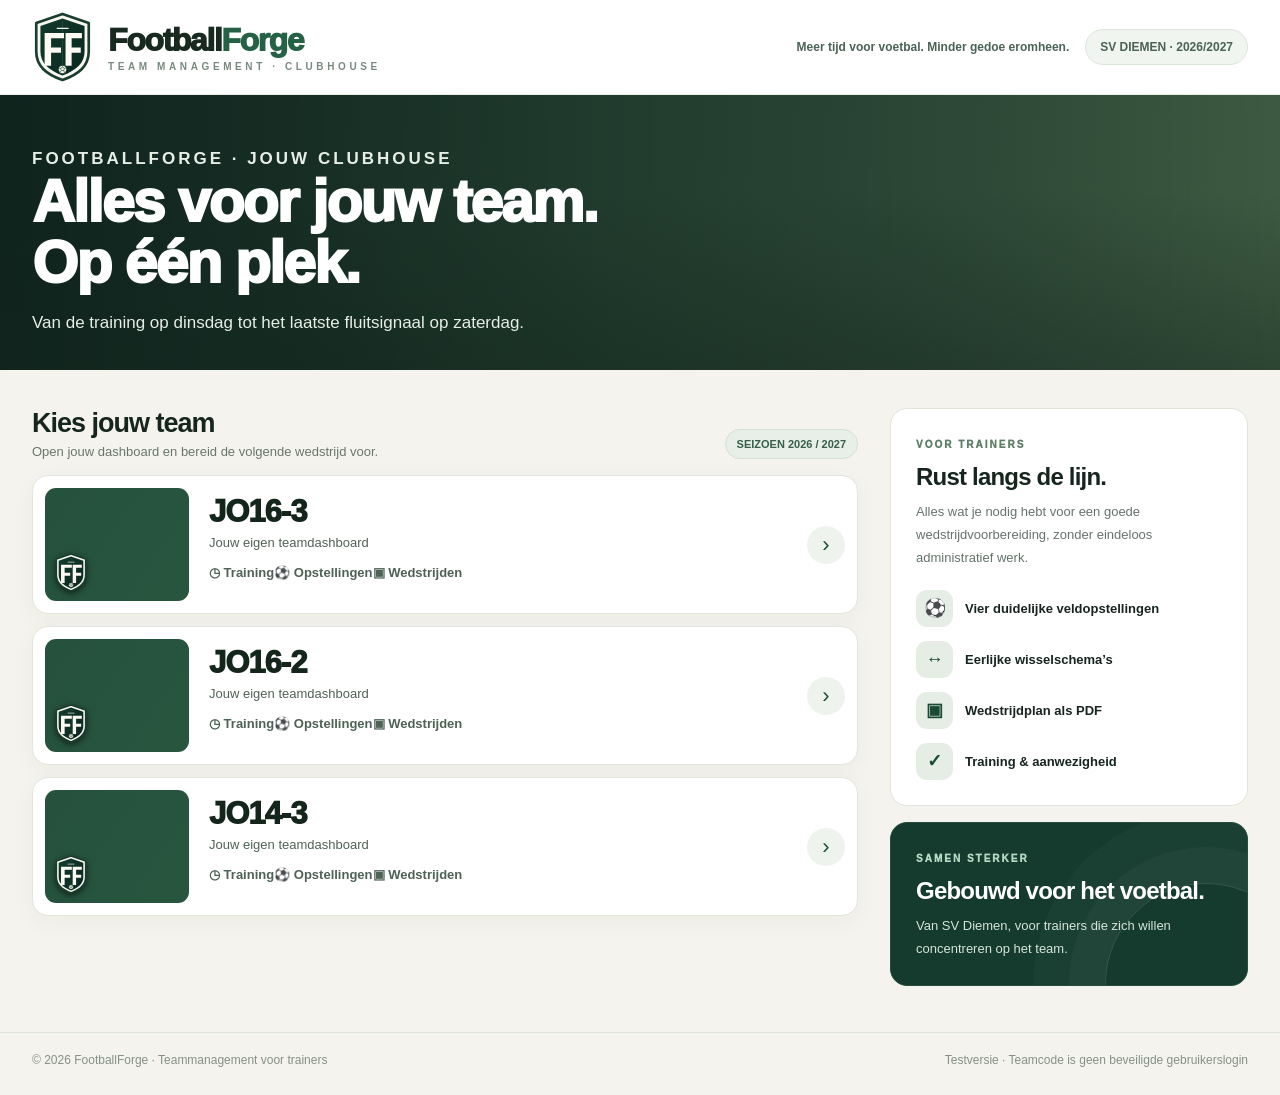
<file: index.html>
<!doctype html>
<html lang="nl"><head>
<meta charset="utf-8"><meta name="viewport" content="width=device-width,initial-scale=1">
<meta name="theme-color" content="#143b2d">
<meta name="description" content="FootballForge: teammanagement voor trainers. Kies jouw SV Diemen-team.">
<title>FootballForge · Clubhouse</title>
<link rel="icon" type="image/svg+xml" href="./footballforge-mark.svg">
<style>
:root{--ink:#17251f;--forest:#133c2d;--forest2:#0c281f;--cream:#f5f3ed;--white:#fff;--muted:#69766e;--border:#e1e4db;--green:#2f7650;font-family:Inter,ui-sans-serif,-apple-system,BlinkMacSystemFont,"Segoe UI",sans-serif;color:var(--ink);background:var(--cream);color-scheme:light}
*{box-sizing:border-box}body{margin:0;min-height:100vh;background:var(--cream)}
button,input{font:inherit}button{cursor:pointer}a{color:inherit;text-decoration:none}
button:focus-visible,a:focus-visible,input:focus-visible{outline:3px solid #3f9166;outline-offset:3px}
.container{max-width:1350px;margin:auto;padding:0 32px}
.top{background:#fff;border-bottom:1px solid #ecece6}
.top .container{display:flex;justify-content:space-between;align-items:center;gap:20px;min-height:94px}
.brand{display:flex;align-items:center;gap:15px}.mark{width:61px;height:70px;display:block}
.brand-name{font-size:clamp(23px,2.6vw,32px);font-weight:950;letter-spacing:-1.4px;color:#18291f}
.brand-name span{color:#246145}.brand-overline{font-size:10px;letter-spacing:3.6px;font-weight:900;color:#788a80;margin-top:2px}
.topmeta{display:flex;align-items:center;gap:16px;color:#4b6356;font-size:12px;font-weight:750}.season{background:#f1f5ef;border:1px solid #dbe6db;border-radius:999px;padding:10px 14px}
.hero{height:275px;position:relative;overflow:hidden;background:linear-gradient(95deg,#112f23,#43634a);color:white}
.hero:before{content:"";position:absolute;inset:0;background:linear-gradient(90deg,#0a241de8 0%,#163728a3 48%,#25391a31 100%),url("https://images.unsplash.com/photo-1522778119026-d647f0596c20?auto=format&fit=crop&w=1600&q=80") center 42%/cover;filter:saturate(.72)}
.hero:after{content:"";position:absolute;inset:0;background:linear-gradient(0deg,#12251c66,transparent 65%);pointer-events:none}
.hero .container{height:100%;display:flex;flex-direction:column;align-items:flex-start;justify-content:center;position:relative;z-index:1}
.eyebrow{font-size:11px;letter-spacing:3px;font-weight:900;text-transform:uppercase;color:#d0e7d6;margin:0 0 15px}.hero h1{font-size:clamp(36px,4.8vw,59px);font-weight:950;letter-spacing:-2px;line-height:1.02;max-width:780px;margin:0}
.hero p{font-size:17px;color:#e6eee7;line-height:1.55;margin:17px 0 0;max-width:590px}
.content{padding-top:38px;padding-bottom:46px}
.layout{display:grid;grid-template-columns:minmax(0,1.5fr) minmax(265px,.65fr);gap:32px;align-items:start}
.heading{display:flex;align-items:end;justify-content:space-between;gap:10px;margin-bottom:16px}.heading h2{font-size:27px;letter-spacing:-1px;margin:0 0 5px}.heading p{font-size:13px;color:var(--muted);margin:0}
.hint{font-size:11px;font-weight:800;background:#e8eee8;color:#366047;border:1px solid #d6e0d4;padding:8px 11px;border-radius:100px;white-space:nowrap}
.teams{display:grid;gap:12px}
.team{width:100%;background:#fff;border:1px solid #e1e6dc;box-shadow:0 6px 23px #1d33250a;border-radius:16px;padding:12px;display:flex;align-items:center;gap:20px;text-align:left;transition:transform .17s,border-color .17s,box-shadow .17s;color:#14251c}
.team:hover{transform:translateY(-3px);border-color:#6b9c80;box-shadow:0 16px 32px #193c2920}
.team-photo{width:144px;height:113px;border-radius:11px;background-color:#2f5d47;background-image:linear-gradient(125deg,#0b332244,#19452a55),url("https://images.unsplash.com/photo-1574629810360-7efbbe195018?auto=format&fit=crop&w=600&q=80");background-position:center;background-size:cover;flex:none;display:grid;place-items:end start;overflow:hidden;padding:9px}
.team-photo .photo-mark{width:34px;height:40px;background:url("./footballforge-mark.svg") center/contain no-repeat;filter:drop-shadow(0 2px 3px #0009)}
.team:nth-child(2) .team-photo{background-image:linear-gradient(125deg,#0b332244,#19452a55),url("https://images.unsplash.com/photo-1522778119026-d647f0596c20?auto=format&fit=crop&w=600&q=80")}
.team:nth-child(3) .team-photo{background-image:linear-gradient(125deg,#0b332244,#19452a55),url("https://images.unsplash.com/photo-1579952363873-27f3bade9f55?auto=format&fit=crop&w=600&q=80")}
.team-body{flex:1;min-width:0}.team-body strong{font-size:clamp(22px,2.6vw,31px);letter-spacing:-1px;font-weight:950;display:block}
.team-body>span{font-size:13px;color:#4f6256;display:block;margin:5px 0 15px}
.team-meta{font-size:11px;font-weight:650;color:#63776b;display:flex;gap:13px;flex-wrap:wrap}
.team-arrow{height:38px;width:38px;border-radius:50%;background:#eef4ed;display:grid;place-items:center;font-size:22px;color:#1d5036;flex:none}
.side{display:grid;gap:16px}.side-card{border-radius:17px;background:white;border:1px solid var(--border);padding:25px}
.side-label{font-size:10px;color:#5d7f66;text-transform:uppercase;letter-spacing:2px;font-weight:950}
.side-card h3{font-size:24px;letter-spacing:-.8px;line-height:1.18;margin:11px 0 10px}.side-card p{font-size:13px;color:#64746b;line-height:1.75;margin:0}
.features{display:grid;gap:14px;margin-top:20px}.feature{display:flex;align-items:center;gap:12px;font-size:13px;font-weight:800}
.feature span{width:37px;height:37px;border-radius:11px;background:#e5ede4;color:#194b33;display:grid;place-items:center;font-size:18px}
.side-card.dark{background:#143b2d;color:white;border-color:#244e3b;overflow:hidden;position:relative}
.side-card.dark:after{content:"";position:absolute;right:-60px;bottom:-100px;border:1px solid #ffffff22;border-radius:50%;height:200px;width:200px;box-shadow:0 0 0 36px #ffffff08,0 0 0 72px #ffffff07;pointer-events:none}
.side-card.dark p{color:#d5e5d9}.side-card.dark .side-label{color:#b6d9c3}
.footer{border-top:1px solid #dfe4db;padding:20px 0 28px;color:#849088;font-size:12px}.footer .container{display:flex;justify-content:space-between;gap:12px}
.overlay{display:none;position:fixed;inset:0;z-index:100;align-items:center;justify-content:center;padding:18px;background:#081a13b8;backdrop-filter:blur(8px)}.overlay.open{display:flex}
.modal{position:relative;background:#fff;border-radius:22px;padding:36px;max-width:410px;width:100%;box-shadow:0 30px 100px #071b13a8;text-align:center}
.modal .mark{margin:0 auto 15px;width:59px;height:72px}.modal h2{font-size:27px;letter-spacing:-1px;margin:0 0 9px}.modal p{font-size:13px;color:#65766b;line-height:1.6;margin:0 0 22px}
.close{border:0;position:absolute;right:15px;top:12px;background:#f1f3ed;color:#3b5042;border-radius:9px;font-size:25px;width:36px;height:36px}
.modal label{text-align:left;display:block;font-size:11px;font-weight:900;color:#47634e;letter-spacing:1px;margin-bottom:9px}
.pin{display:block;width:100%;height:63px;border-radius:12px;background:#f8f9f4;color:#1b3626;border:1px solid #cedbcf;font-size:29px;font-weight:950;letter-spacing:15px;text-align:center;padding-left:15px}
.error{min-height:27px;color:#a52c35;font-weight:700;font-size:12px;padding:7px 0}
.unlock{display:block;background:#174b36;color:#fff;border:0;border-radius:11px;width:100%;padding:16px;font-weight:900}
.note{margin-top:14px;font-size:11px;color:#87958a}
@media(max-width:980px){.layout{grid-template-columns:1fr}.side{grid-template-columns:1fr 1fr}.topmeta{display:none}}
@media(max-width:630px){.container{padding:0 16px}.top .container{min-height:77px}.mark{width:47px;height:56px}.brand-name{font-size:24px}.brand-overline{font-size:8px;letter-spacing:2px}.hero{height:235px}.hero h1{font-size:37px}.hero p{font-size:14px}.content{padding-top:26px}.heading{align-items:flex-start;flex-direction:column}.heading h2{font-size:25px}.team{gap:12px;padding:9px}.team-photo{width:89px;height:116px}.team-body strong{font-size:24px}.team-body>span{font-size:11px;margin:4px 0 9px}.team-meta{gap:5px 12px;font-size:10px}.team-arrow{width:30px;height:30px;font-size:17px}.side{grid-template-columns:1fr}.side-card{padding:20px}.footer .container{flex-direction:column}.modal{padding:26px}}
@media(prefers-reduced-motion:reduce){*,*:before,*:after{transition:none!important}}
</style></head>
<body>
<header class="top"><div class="container">
<a class="brand" href="./index.html" aria-label="FootballForge startpagina"><img class="mark" src="./footballforge-mark.svg" alt=""><span><span class="brand-name">Football<span>Forge</span></span><span class="brand-overline" style="display:block">TEAM MANAGEMENT · CLUBHOUSE</span></span></a>
<div class="topmeta"><span>Meer tijd voor voetbal. Minder gedoe eromheen.</span><span class="season">SV DIEMEN · 2026/2027</span></div>
</div></header>
<section class="hero"><div class="container">
<p class="eyebrow">FOOTBALLFORGE · JOUW CLUBHOUSE</p>
<h1>Alles voor jouw team.<br>Op één plek.</h1>
<p>Van de training op dinsdag tot het laatste fluitsignaal op zaterdag.</p>
</div></section>
<main class="container content"><div class="layout">
<section aria-labelledby="teamChoiceTitle"><div class="heading"><div><h2 id="teamChoiceTitle">Kies jouw team</h2><p>Open jouw dashboard en bereid de volgende wedstrijd voor.</p></div><span class="hint">SEIZOEN 2026 / 2027</span></div>
<div class="teams">
<button type="button" class="team" data-team="jo16-3" aria-label="JO16-3 openen"><span class="team-photo"><span class="photo-mark"></span></span><span class="team-body"><strong>JO16-3</strong><span>Jouw eigen teamdashboard</span><span class="team-meta"><span>◷ Training</span><span>⚽ Opstellingen</span><span>▣ Wedstrijden</span></span></span><span class="team-arrow" aria-hidden="true">›</span></button>
<button type="button" class="team" data-team="jo16-2" aria-label="JO16-2 openen"><span class="team-photo"><span class="photo-mark"></span></span><span class="team-body"><strong>JO16-2</strong><span>Jouw eigen teamdashboard</span><span class="team-meta"><span>◷ Training</span><span>⚽ Opstellingen</span><span>▣ Wedstrijden</span></span></span><span class="team-arrow" aria-hidden="true">›</span></button>
<button type="button" class="team" data-team="jo14-3" aria-label="JO14-3 openen"><span class="team-photo"><span class="photo-mark"></span></span><span class="team-body"><strong>JO14-3</strong><span>Jouw eigen teamdashboard</span><span class="team-meta"><span>◷ Training</span><span>⚽ Opstellingen</span><span>▣ Wedstrijden</span></span></span><span class="team-arrow" aria-hidden="true">›</span></button>
</div></section>
<aside class="side" aria-label="Over FootballForge">
<div class="side-card"><span class="side-label">VOOR TRAINERS</span><h3>Rust langs de lijn.</h3><p>Alles wat je nodig hebt voor een goede wedstrijdvoorbereiding, zonder eindeloos administratief werk.</p>
<div class="features"><div class="feature"><span>⚽</span>Vier duidelijke veldopstellingen</div><div class="feature"><span>↔</span>Eerlijke wisselschema’s</div><div class="feature"><span>▣</span>Wedstrijdplan als PDF</div><div class="feature"><span>✓</span>Training & aanwezigheid</div></div></div>
<div class="side-card dark"><span class="side-label">SAMEN STERKER</span><h3>Gebouwd voor het voetbal.</h3><p>Van SV Diemen, voor trainers die zich willen concentreren op het team.</p></div>
</aside></div></main>
<footer class="footer"><div class="container"><span>© 2026 FootballForge · Teammanagement voor trainers</span><span>Testversie · Teamcode is geen beveiligde gebruikerslogin</span></div></footer>
<div class="overlay" id="pinOverlay" role="presentation"><div class="modal" role="dialog" aria-modal="true" aria-labelledby="pinTitle">
<button class="close" type="button" id="closeModal" aria-label="Sluiten">×</button>
<img class="mark" src="./footballforge-mark.svg" alt="">
<h2 id="pinTitle">Toegang JO16-3</h2><p>Vul de viercijferige teamcode in om het dashboard te openen.</p>
<form id="pinForm"><label for="pinInput">TOEGANGSCODE</label><input class="pin" id="pinInput" type="password" inputmode="numeric" pattern="[0-9]{4}" maxlength="4" autocomplete="off" required aria-describedby="pinError">
<div class="error" id="pinError" role="alert"></div><button type="submit" class="unlock">Open teamdashboard →</button></form>
<div class="note">De toegangscode is voorlopig alleen een eenvoudige toegangsdrempel.</div>
</div></div>
<script>
(function(){
 'use strict';
 const overlay=document.getElementById('pinOverlay'),input=document.getElementById('pinInput'),error=document.getElementById('pinError'),title=document.getElementById('pinTitle');
 const labels={'jo16-3':'JO16-3','jo16-2':'JO16-2','jo14-3':'JO14-3'};
 let chosen=null,previousFocus=null;
 function close(){overlay.classList.remove('open');chosen=null;input.value='';error.textContent='';previousFocus?.focus()}
 function open(id){if(!labels[id])return;previousFocus=document.activeElement;chosen=id;title.textContent='Toegang '+labels[id];error.textContent='';input.value='';overlay.classList.add('open');input.focus();}
 document.querySelectorAll('[data-team]').forEach(b=>b.addEventListener('click',()=>open(b.dataset.team)));
 document.getElementById('closeModal').addEventListener('click',close);
 overlay.addEventListener('click',e=>{if(e.target===overlay)close()});
 document.addEventListener('keydown',e=>{if(e.key==='Escape'&&overlay.classList.contains('open'))close()});
 document.getElementById('pinForm').addEventListener('submit',e=>{
   e.preventDefault();if(!chosen)return;
   const expected=chosen==='jo16-2'?'2222':'1111';
   if(input.value!==expected){error.textContent='Onjuiste code. Probeer opnieuw.';input.value='';input.focus();return}
   sessionStorage.setItem('footballforge-access-'+chosen,expected);
   location.assign('./team.html?team='+encodeURIComponent(chosen));
 });
})();
</script></body></html>
</file>
<file: clubhouse.css>
/* FootballForge Clubhouse 2026. Premium football-first design layered on existing app.
   Existing JS, IDs, forms, engine and database remain untouched. */
:root{
  --ff-bg:#f5f4ee;--ff-paper:#fff;--ff-ink:#1b2820;--ff-muted:#6b7a6e;
  --ff-green:#174631;--ff-dark:#0d3023;--ff-accent:#2d7550;
  --ff-outline:#dfe5db;--ff-sand:#e9eee6;
  --bg:var(--ff-bg);--card:var(--ff-paper);--card2:#f0f4ee;
  --line:var(--ff-outline);--blue:var(--ff-accent);--blue2:#508868;
  --muted:var(--ff-muted);--white:var(--ff-ink);
  color:#1b2820;background:var(--ff-bg);color-scheme:light;
}
body{background:var(--ff-bg)!important;color:var(--ff-ink);min-height:100svh}
body:before{display:none}
button,input,select,textarea{font:inherit}
a{color:#1e6743}
button:focus-visible,input:focus-visible,select:focus-visible,a:focus-visible{outline:3px solid #4b9569;outline-offset:2px}
.shell{max-width:1720px;margin:0 auto;padding:24px 30px 65px 266px;min-height:100vh}
.topbar{min-height:83px;background:#fff;border:1px solid var(--ff-outline);border-radius:17px;margin:0 0 26px;padding:12px 20px;box-shadow:0 4px 17px #1a412308}
.identity{gap:12px}.identity strong{font-size:19px;color:#1e3226;font-weight:950;letter-spacing:-.5px}
.identity small{color:#748479;font-size:10px;letter-spacing:1px}
.identity #teamHeaderTitle{color:#31664b!important;border-left:1px solid #d4e1d5;padding-left:11px;margin-left:8px;font-size:15px}
.brand-mark{height:53px;width:46px;border:0;border-radius:0;background:transparent url('./footballforge-mark.svg') center/contain no-repeat;color:transparent;overflow:hidden;box-shadow:none;text-indent:-9999px;flex:none}
.identity strong>span:first-child{color:#286144!important}
.top-tools{gap:10px}.sync-tag{border:1px solid #d6e6d9;background:#edf5ee;color:#2f6848;font-size:10px;font-weight:850}.live-dot{background:#46a06c;box-shadow:0 0 0 4px #45a16a1a}
.nav{position:fixed;top:0;bottom:0;left:0;width:238px;z-index:50;background:linear-gradient(165deg,#164633,#0b2d22 85%);border:none;border-radius:0;display:flex;flex-direction:column;align-items:stretch;gap:5px;padding:105px 13px 25px;margin:0;overflow-y:auto;overflow-x:hidden;box-shadow:9px 0 30px #0e3e1b12}
.clubhouse-navbrand{display:flex;gap:11px;align-items:center;position:absolute;top:21px;left:16px;right:16px;padding:0 0 18px;border-bottom:1px solid #d9ffeb27;color:#fff;text-decoration:none}
.clubhouse-navbrand img{width:44px;height:52px;object-fit:contain}
.clubhouse-navbrand strong{display:block;color:white;font-size:16px;font-weight:950;letter-spacing:-.7px}
.clubhouse-navbrand small{display:block;color:#b0cdbb;font-size:9px;text-transform:uppercase;letter-spacing:1px;margin-top:3px}
.nav button{flex:0 0 auto;justify-content:flex-start;min-height:46px;padding:12px 15px;background:transparent;border:1px solid transparent;border-radius:10px;color:#c2d9c9;font-size:13px;font-weight:800;box-shadow:none;text-align:left}
.nav button:hover{background:#ffffff17;transform:none;color:#fff}
.nav button.active{background:#337352!important;color:#fff;border-color:#ffffff1e;box-shadow:none}
.nav .ico{height:18px;width:18px}
.clubhouse-navfoot{margin-top:auto;color:#a2c5ac;font-size:10px;line-height:1.7;padding:16px 11px 0;border-top:1px solid #ffffff23}
.pane{display:none}.pane.active{display:block}
.kicker{color:#42795a;letter-spacing:1.5px;font-size:10px}
.heading{margin:3px 0 23px}.heading h1{font-size:clamp(27px,3vw,38px);color:#14281d;letter-spacing:-1.35px;font-weight:950}
.heading p{color:#728077;font-size:13px;margin-top:6px}
.module,.panel{background:#fff!important;border:1px solid var(--ff-outline)!important;border-radius:17px;box-shadow:0 6px 23px #18391d08;color:#1d2c22}
.module h2,.panel h2,.row-title h2,.section-title{color:#1b2d22}
.row-title h2{font-size:17px;font-weight:850;letter-spacing:-.4px}
.muted,.caption,.pitch-hint{color:#6d7c72!important}
.count-pill{background:#edf4eb;border:1px solid #dce8d9;color:#35634a}
.btn{border:1px solid #194d34;background:#164832;color:white;box-shadow:none;font-weight:850;border-radius:10px}
.btn:hover{background:#246544}
.btn.secondary{background:#f0f4ef;color:#245b3e;border:1px solid #d5e1d4}
.btn.secondary:hover{background:#e2ede2}
.btn.danger{background:#fff0ef;color:#9a3940;border-color:#f2c7c8}
.btn.ghost{color:#24553b;border-color:#cddfcf}
.mini-link{color:#326648;font-size:12px}
.dashboard-layout{grid-template-columns:minmax(0,1.48fr) minmax(290px,.87fr);gap:16px}
.match-spotlight{border:0;border-radius:18px;min-height:322px;padding:29px;background:linear-gradient(92deg,#092d22f0 0%,#164433d9 53%,#17463344 100%),url('https://images.unsplash.com/photo-1522778119026-d647f0596c20?auto=format&fit=crop&w=1200&q=80') center/cover;background-color:#153e2d;box-shadow:0 16px 32px #14352322}
.match-spotlight:after{display:none}.spot-top .kicker{color:#cae8d0!important}.match-spotlight .home-away{background:#eaf5e73b;border-color:#d3e8ce4d;color:#fff}
.spot-main{margin:30px 0 22px}.spot-main h2{color:#fff;font-weight:950;font-size:clamp(23px,2.8vw,34px)}.spot-main p,.spot-metadata{color:#e2efe6}
.spot-footer .btn{border-color:#fff;background:#fff;color:#1b4a34}.spot-footer .btn:hover{background:#e2efe3}.spot-footer .btn.secondary{border-color:#ffffff71;color:#fff;background:#123e2b6e}
.grid4{gap:12px}.statcard{background:#fff;border:1px solid var(--ff-outline);color:#1e3024;box-shadow:0 5px 17px #162e1c08;padding:17px;min-height:145px;border-radius:14px}
.stat-label{color:#64796b;font-size:11px}.statcard .ico{color:#326a49}.statcard strong{color:#203527;font-size:31px}.stat-note{color:#849186;font-size:11px}
.dashboard-bottom{grid-template-columns:1.45fr .9fr;gap:15px;margin-top:15px}
.upcoming-row{border-color:#e3e8df}.daybox{background:#e9f1e8;color:#2c6040}.daybox span{color:#5d7c63}.upcoming-row-main strong{color:#25372a}.upcoming-row-main small{color:#748278}
.official-line{border-color:#e3e9e3;color:#354c3d}.official-line strong{color:#263b2c}.circle-icon{background:#e4eee5;color:#306949}.official-rot{color:#688170}
.cloud-status{background:#eaf3e8;border:1px solid #c9dfcc;color:#356649;box-shadow:none}.notice{background:#eeefea;border:1px solid #dee2d9;color:#738075}
.fixture{background:#fafbf8;border-color:#e0e6de}.fixture:hover{background:#eef5ec;border-color:#9dbda5}.fixture.current{background:#e8f3e9;border-color:#72aa86}
.fixture-date b{color:#234d36}.fixture-date small{color:#568369}.fixture-details strong{color:#25352a}.fixture-details small{color:#76837a}
.fixture .home-away{background:#e5efe5;border-color:#d3e4d3;color:#2e6745}
.fields label,.roster-item label{color:#3c654b}
.roster-item{background:#fafbf8;border-color:#e1e8e0}.roster-fields input,.fields input,.fields select,.fields textarea,input[type=date],select,textarea{background:#fcfdf9;color:#24362b;border:1px solid #d4dfd4;border-radius:9px}
.roster-item .avatar,.avatar{background:#e2f0e4;color:#275d3f}
.checkboxline,.checkboxline span{color:#4f6757}.checkboxline input{accent-color:#2b7a4e}
.att-row{border-color:#e4e9e1}.att-day small{color:#577d62}
.segment{background:#f0f2ed;border-color:#d8e3d8}
.segment button{color:#50715a}.segment button.selected{background:#286946;color:white}
.segment button.no.selected{background:#aa5257;color:#fff}
.segment button.unknown.selected{background:#728177;color:#fff}
.save-bar{background:#f8fbf6ec;border-color:#c9dbca;color:#42694d}
.match-summary{background:#eef5ec;border-color:#d5e5d4;color:#24442d}
.match-summary h2{color:#23442e}.match-summary .meta{color:#496d50}
.pitch{background:repeating-linear-gradient(0deg,#266c46 0,#266c46 56px,#2b7650 56px,#2b7650 112px);border-color:#80aa82}
.pitch:before,.pitch:after{border-color:#eefff9ba}
.pitch-player .player-label{background:#142b1fdc;color:white}
.shirt{background:linear-gradient(90deg,#fff 0 33%,#2762ab 33% 66%,#fff 66%);color:#123d6b;text-shadow:0 1px #fff}
.pitch-player .position-label{color:#d1f7d5}
.bench-tags span{background:#eef5ed;border-color:#d4e2d1;color:#38664a}
.time-event:not(:last-child):before{background:#c5d9c5}.time-node{background:#246944;color:#fff}
.time-content{background:#f7faf5;border-color:#dae6d9}.swap{border-color:#e1e9e0;color:#28422e}.swap .out{color:#ac464b}.swap .in{color:#217348}.swap-arrow{color:#6c9478}.pos-tag{color:#52775d}
.officer-card{border-color:#e1e9e1;color:#647868}.officer-card strong{color:#2d4835}
.whatsapp{background:#f8fbf5;border-color:#dae7d6;color:#2f4534}
.history-item{background:#f9fbf8;border-color:#e0e8df}.empty{background:#f7faf5;border-color:#c3d7c6;color:#66816b}
.pane footer,footer{color:#89978b}
.ff-phases-module{padding:22px}.ff-phase-card{background:#fff;border:1px solid #dce5d9;box-shadow:0 6px 22px #1b3e210e}
.ff-phase-number{background:#e1efe2;color:#2b6d4b;border-color:#cce3ce}
.ff-phase-kicker{color:#5b8665}.ff-phase-title h3{color:#233b29}
.ff-phase-minute{color:#306e48;background:#e5f1e5;border-color:#c9dfcd}
.ff-phase-changes{border-top-color:#dfe8dd}.ff-phase-changes-label{color:#5e7865}
.ff-phase-swap{border-bottom-color:#e0e8de}.ff-phase-out{color:#a94249}.ff-phase-in{color:#207248}.ff-phase-arrow{color:#598a64}.ff-phase-pos{background:#eef4ed;border-color:#dbe6d9;color:#4c7658}
.ff-phase-empty{color:#6e8273}
.ff-phase-pitch{background:repeating-linear-gradient(0deg,#1a673e 0,#1a673e 44px,#23774c 44px,#23774c 88px);border-color:#a2c9a4}
.ff-phase-pitch .ff-fresh-player .player-label{outline-color:#c4e6c1;color:white}
.ff-export-actions{gap:10px}.ff-pdf-btn{background:#1e613f!important;color:#fff!important;border-color:#1e613f!important;box-shadow:none}
.ff-pdf-btn:disabled{opacity:.55}.ff-phases-module .row-title{align-items:center}
.match-logos .vs-label{color:#f4fff4}
.toast{background:#173f2c;color:#fff;border-color:#4b8b64;box-shadow:0 14px 40px #0b2d1e42}
@media(max-width:1180px){
 .shell{padding-left:220px;padding-right:20px}
 .nav{width:198px}
 .dashboard-layout{grid-template-columns:1fr}
 .grid4{grid-template-columns:repeat(4,minmax(0,1fr))}
 .statcard{min-height:135px;padding:15px}
 .dashboard-bottom{grid-template-columns:1fr 1fr}
}
@media(max-width:950px){
 .shell{padding:17px 16px 35px;max-width:100%}
 .nav{position:sticky;top:0;left:auto;right:auto;bottom:auto;width:auto;height:auto;z-index:30;flex-direction:row;gap:4px;margin:0 0 20px;padding:7px;border-radius:13px;overflow-x:auto;overflow-y:hidden;background:#163e2d;box-shadow:0 6px 16px #1e3a2633}
 .nav button{flex:1 0 auto;justify-content:center;min-width:max-content;font-size:12px;min-height:42px;padding:10px}
 .clubhouse-navbrand,.clubhouse-navfoot{display:none}
 .topbar{margin:0 0 13px}
 .dashboard-layout{grid-template-columns:1fr 1fr}
 .grid4{grid-template-columns:repeat(2,minmax(0,1fr))}
 .dashboard-bottom{grid-template-columns:1fr 1fr}
}
@media(max-width:650px){
 .shell{padding:10px 10px 40px}
 .topbar{padding:10px 11px;min-height:69px;gap:10px}
 .identity{gap:8px}.identity strong{font-size:15px;line-height:1.1}
 .identity #teamHeaderTitle{display:block;border:0;margin:3px 0 0;padding:0;font-size:12px}
 .identity small{display:none}
 .brand-mark{width:36px;height:43px}
 .top-tools{gap:5px}.top-tools .btn{padding:7px 9px;font-size:11px}.sync-tag{display:none}
 .nav{margin-bottom:17px;padding:5px;gap:2px}
 .nav button{font-size:11px;padding:9px 10px;gap:5px;min-height:39px}
 .nav .ico{width:15px;height:15px}
 .heading{margin-bottom:14px}.heading h1{font-size:27px}
 .dashboard-layout,.dashboard-bottom,.two-col,.roster-grid{grid-template-columns:1fr}
 .match-spotlight{min-height:290px;padding:20px}
 .spot-main{margin:24px 0}.spot-main h2{font-size:24px}
 .grid4{grid-template-columns:repeat(2,minmax(0,1fr));gap:9px}.statcard{min-height:120px;padding:14px}
 .statcard strong{font-size:25px}.stat-label{font-size:10px}
 .module,.panel{padding:15px}
 .fields{grid-template-columns:1fr}
 .row-title{flex-wrap:wrap}
 .ff-phase-grid{grid-template-columns:1fr}
 .ff-phase-card{padding:12px}
 .cloud-status{flex-wrap:wrap}
 .cloud-status .actions{flex-wrap:wrap}
}
@media(prefers-reduced-motion:reduce){.pane.active{animation:none}}

/* Coach shortcuts and one-at-a-time mobile match phases. */
.ff-quick-grid{display:grid;grid-template-columns:repeat(3,minmax(0,1fr));gap:12px;margin-top:16px}
.ff-quick-grid button{border:1px solid #dce5da;background:white;color:#233c2a;border-radius:14px;display:flex;align-items:center;gap:11px;text-align:left;padding:17px;box-shadow:0 5px 17px #193e2009}
.ff-quick-grid button:hover{background:#eef5ed;transform:translateY(-2px)}
.ff-quick-icon{border-radius:11px;background:#e6efe5;color:#20633f;font-weight:950;font-size:21px;width:43px;height:43px;flex:none;display:grid;place-items:center}
.ff-quick-grid button>span:nth-child(2){min-width:0;flex:1}
.ff-quick-grid strong{display:block;font-size:13px;line-height:1.3}
.ff-quick-grid small{display:block;font-size:11px;color:#788779;margin-top:3px}
.ff-quick-arrow{font-size:18px;color:#387a51}
.ff-mobile-phase-tabs{display:none}
@media(max-width:900px){
 .ff-mobile-phase-tabs{display:grid;grid-template-columns:repeat(4,minmax(0,1fr));gap:5px;background:#e8eee5;padding:5px;border-radius:12px;margin:14px 0}
 .ff-mobile-phase-tabs button{background:transparent;color:#4c6b57;border:none;border-radius:9px;font-size:11px;font-weight:850;line-height:1.2;padding:11px 4px}
 .ff-mobile-phase-tabs button.active{background:#22603f;color:white;box-shadow:0 3px 8px #0f322016}
 .ff-phase-grid{grid-template-columns:1fr}
 .ff-phase-grid .ff-phase-card{display:none}
 .ff-phase-grid .ff-phase-card[data-selected="true"]{display:block}
}
@media(max-width:740px){.ff-quick-grid{grid-template-columns:1fr 1fr}.ff-quick-grid button:last-child{grid-column:1/-1}}
@media(max-width:480px){
 .ff-quick-grid{grid-template-columns:1fr}
 .ff-quick-grid button:last-child{grid-column:auto}
 .ff-mobile-phase-tabs button{font-size:10px}
 .ff-phase-grid .ff-phase-card{max-width:100%}
}

/* Remaining operational screens (attendance, availability, backups) */
.match-availability{gap:9px}
.availability-item{background:#f7faf5;border:1px solid #dce7da;border-radius:12px;color:#304536}
.availability-item strong{color:#2d4534}
.availability-item select{background:#fff;color:#304b38;border:1px solid #d2e1d2}
.crest-upload label{color:#506e59}
.crest-upload input{color:#496d53;background:transparent;border:0}
.parent-grid canvas{border:1px solid #dee7dc;box-shadow:0 10px 24px #1338201a}
.stat-player-top{color:#4e6655}.stat-progress{background:#e2eae0}.stat-progress i{background:linear-gradient(90deg,#35744e,#68a77b)}
.staff-logo{filter:none}
input::placeholder,textarea::placeholder{color:#92a096}
@media(max-width:950px){.nav button{flex-direction:row;align-items:center}}
@media(max-width:690px){.save-bar{bottom:8px}.toast{bottom:20px;right:12px}.nav button{flex-direction:row;gap:6px}.shell{padding-bottom:35px}}

#training .row-title label{color:#486c50!important}#training .row-title label input{color:#223928;background:#fff;border-color:#d5e1d5}

/* Exception-based attendance and reusable guest players */
.ff-guests-module{margin-top:16px}
.ff-guests-module .row-title{align-items:start}
.ff-guests-module .row-title .muted{margin:7px 0 0}
.ff-guest-add{display:grid;grid-template-columns:minmax(170px,1.5fr) 115px minmax(125px,.75fr) minmax(140px,1fr) auto;gap:10px;align-items:end;margin:16px 0}
.ff-guest-add label,.ff-guest-edit label{display:flex;flex-direction:column;gap:6px;font-size:11px;color:#4d6b53;font-weight:800}
.ff-guest-add input,.ff-guest-edit input{padding:10px 11px;background:#fcfdf9;border:1px solid #cddcca;border-radius:9px;color:#283d2b;min-width:0;width:100%;font-size:13px;height:40px}
.ff-guest-add .btn{min-height:40px;white-space:nowrap}
.ff-guest-roster{display:grid;grid-template-columns:repeat(2,minmax(0,1fr));gap:12px;margin-top:15px}
.ff-guest-item{border:1px solid #dce7d9;border-radius:14px;background:#fafcf9;padding:15px;display:flex;flex-direction:column;gap:12px}
.ff-guest-item-title{display:flex;align-items:center;gap:10px}.ff-guest-item-title strong{flex:1;font-size:14px}
.ff-guest-avatar{height:37px;width:37px;border-radius:50%;background:#e1f1df;color:#216a43;display:grid;place-items:center;font-weight:900}
.ff-guest-tag{display:inline-flex;align-items:center;justify-content:center;border:1px solid #cee2cd;background:#e7f1e5;color:#35794b;border-radius:7px;padding:5px 7px;font-size:9px;font-weight:900;letter-spacing:.5px;white-space:nowrap}
.ff-guest-edit{display:grid;grid-template-columns:minmax(0,1.6fr) 90px minmax(0,1fr) minmax(0,1fr);gap:8px}
.ff-guest-item .btn{align-self:flex-end}
.ff-guest-empty{padding:10px 0}
.ff-match-guests{margin-top:19px;padding:15px;background:#f7faf5;border:1px solid #dfe9dc;border-radius:13px}
.ff-match-guests h3{margin:0;font-size:15px;color:#244b32}
.ff-match-guests .row-title{margin-bottom:6px}
.ff-match-guests .muted{margin:8px 0 11px}
.ff-guest-picks{display:grid;grid-template-columns:repeat(2,minmax(0,1fr));gap:9px}
.ff-guest-pick{display:flex;align-items:center;gap:10px;background:white;border:1px solid #dae8d6;border-radius:10px;padding:12px;cursor:pointer}
.ff-guest-pick.selected{background:#e5f3e5;border-color:#4f9564}
.ff-guest-pick input{width:19px;height:19px;accent-color:#267748;flex:none}
.ff-guest-pick>span:nth-child(2){flex:1;min-width:0}
.ff-guest-pick strong{display:block;font-size:13px;color:#23482f}
.ff-guest-pick small{display:block;font-size:11px;margin-top:4px;color:#758878}
.ff-unavailable{background:#faf0ec;border-color:#edd3cf}
.ff-unavailable strong,.ff-unavailable small{color:#994c42}
.ff-available{background:#f7faf5}
.ff-att-switch{background:#edf2e9}
.ff-att-switch button{padding:8px 11px;min-width:75px}
body[data-team="jo16-2"] .ff-official-only{display:none!important}
@media(max-width:1170px){.ff-guest-add{grid-template-columns:repeat(2,minmax(0,1fr))}.ff-guest-add .btn{grid-column:1/-1}.ff-guest-edit{grid-template-columns:repeat(2,minmax(0,1fr))}}
@media(max-width:720px){.ff-guest-roster,.ff-guest-picks{grid-template-columns:1fr}.ff-guest-add{grid-template-columns:1fr 1fr}.ff-guest-add label:first-child,.ff-guest-add label:nth-child(4),.ff-guest-add .btn{grid-column:1/-1}.ff-guest-edit{grid-template-columns:repeat(2,minmax(0,1fr))}}
@media(max-width:490px){.ff-guest-add{grid-template-columns:1fr 1fr}.ff-guest-pick{padding:10px}.ff-att-switch button{min-width:0;padding:8px 6px;font-size:11px}}

/* Database comparison and recovery panel in History */
.ff-data-health{margin-top:22px;padding:18px 19px;background:#f4f8f1;border:1px solid #dce8d7;border-radius:13px}
.ff-data-health h3{margin:0 0 8px;font-size:16px;color:#21452f}
.ff-data-health p{line-height:1.6}
.ff-data-health .actions{display:flex;flex-wrap:wrap;gap:9px;margin-top:12px}
.ff-data-health .actions .btn{font-size:12px}

/* Team-specific training calendar: JO16-2 has three sessions, other teams two. */
body[data-team="jo16-2"] .grid4{grid-template-columns:repeat(5,minmax(0,1fr))}
#training .att-row.ff-three-trainings{grid-template-columns:minmax(120px,1fr) repeat(3,minmax(0,auto));gap:10px}
#training .ff-three-trainings .att-day{min-width:0}
#training .ff-three-trainings .ff-att-switch button{font-size:11px}
@media(max-width:1290px){
 body[data-team="jo16-2"] .grid4{grid-template-columns:repeat(3,minmax(0,1fr))}
}
@media(max-width:950px){
 body[data-team="jo16-2"] .grid4{grid-template-columns:repeat(2,minmax(0,1fr))}
}
@media(max-width:700px){
 #training .att-row.ff-three-trainings{grid-template-columns:repeat(3,minmax(0,1fr));gap:5px 8px}
 #training .ff-three-trainings>.player-name{grid-column:1/-1;padding-bottom:3px}
 #training .ff-three-trainings .ff-att-switch{display:grid;grid-template-columns:1fr;gap:3px}
 #training .ff-three-trainings .ff-att-switch button{width:100%;min-width:0;padding:8px 3px;font-size:10px}
 #training .ff-three-trainings .att-day small{font-size:9px;letter-spacing:0}
}

/* Parent announcements: football energy, one focused WhatsApp-ready message. */
.ff-parent-section{padding:23px 26px}
.ff-parent-message{max-width:1040px;margin-top:18px}
.ff-parent-message>.row-title{margin-bottom:13px;flex-wrap:wrap;gap:8px}
.ff-parent-message .whatsapp{
 background:#f4f8ef!important;color:#274634!important;
 border:1px solid #d5e5d1!important;border-left:5px solid #2d8355!important;
 border-radius:14px;padding:24px 28px;font-size:15px;line-height:1.75;
 min-height:0;white-space:pre-wrap;overflow-wrap:anywhere;
 box-shadow:0 8px 23px #2448300b;
}
.ff-parent-actions{display:flex;gap:9px;flex-wrap:wrap;margin-top:16px}
.ff-parent-actions .btn{min-height:43px}
@media(max-width:650px){
 .ff-parent-section{padding:15px}
 .ff-parent-message .whatsapp{padding:18px 15px;font-size:14px;line-height:1.7}
 .ff-parent-actions .btn{width:100%;justify-content:center}
}
</file>
